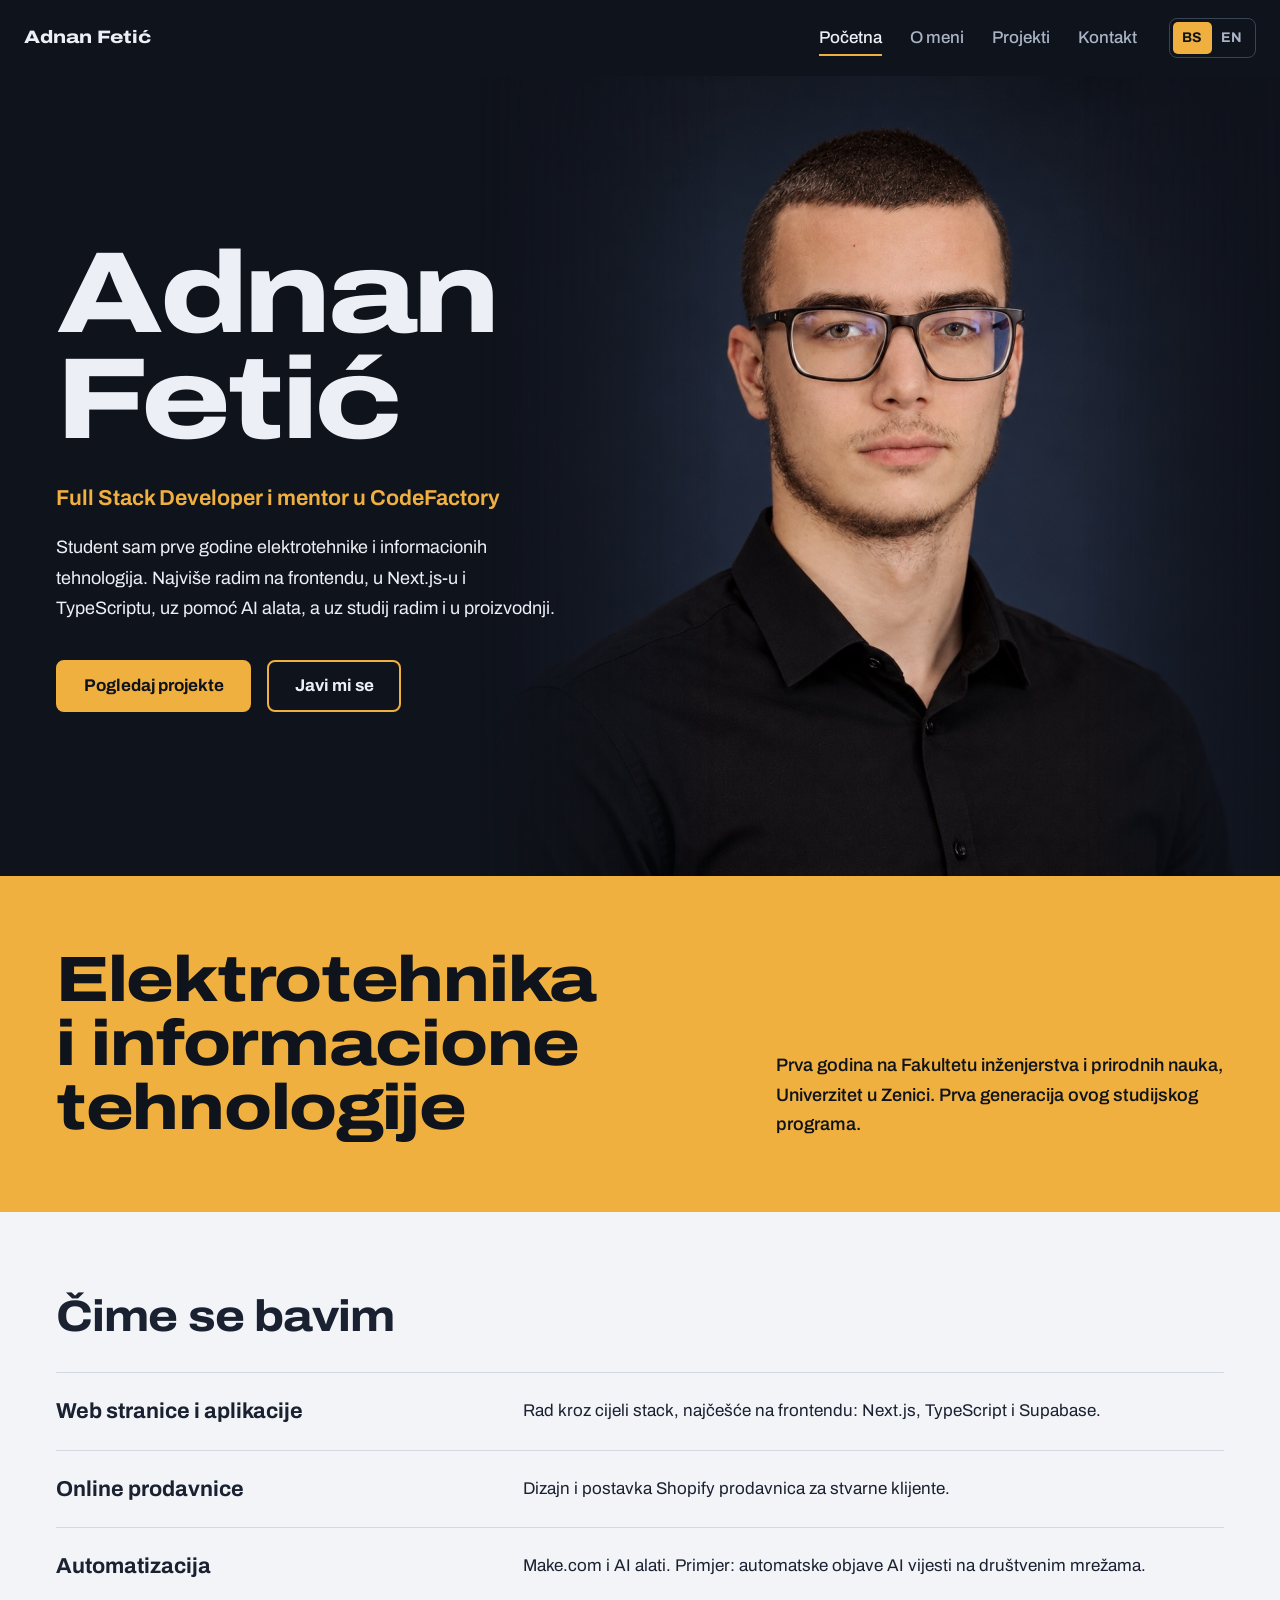
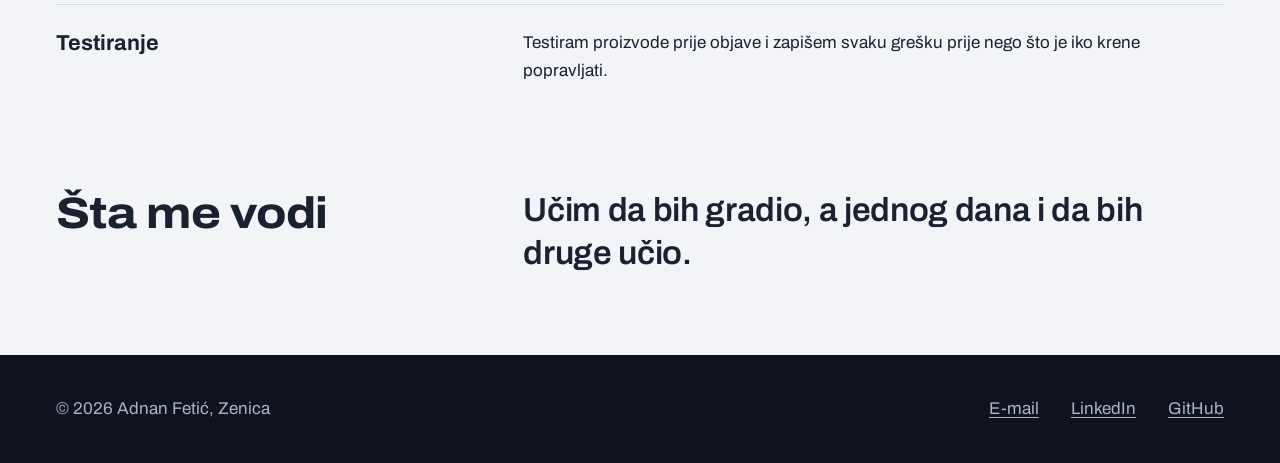
<file: index.html>
<!DOCTYPE html>
<html lang="bs">
<head>
  <!-- Podaci o stranici (ne vide se u sadržaju) -->
  <meta charset="UTF-8">
  <meta name="viewport" content="width=device-width, initial-scale=1.0">
  <meta name="author" content="Adnan Fetić">
  <meta name="description" content="Lični web portfolio: Adnan Fetić, student elektrotehnike i informacionih tehnologija iz Zenice.">
  <meta name="keywords" content="Adnan Fetić, portfolio, CV, web, Zenica, CodeFactory">
  <title data-en="Adnan Fetić | Portfolio">Adnan Fetić | Portfolio</title>

  <!-- Povezivanje sa drugim datotekama -->
  <link rel="icon" href="images/favicon.svg">
  <link rel="stylesheet" href="css/style.css">
  <script src="js/jezik.js" defer></script>
</head>
<body>

  <!-- ZAGLAVLJE: isto na svim stranicama -->
  <header class="zaglavlje">
    <a class="logo" href="index.html">Adnan Fetić</a>

    <nav class="meni" aria-label="Glavni meni">
      <ul>
        <li><a href="index.html" aria-current="page" data-en="Home">Početna</a></li>
        <li><a href="about.html" data-en="About">O meni</a></li>
        <li><a href="projects.html" data-en="Projects">Projekti</a></li>
        <li><a href="contact.html" data-en="Contact">Kontakt</a></li>
      </ul>
    </nav>

    <button class="jezik" id="jezik" type="button" aria-label="Promijeni jezik / Change language">
      <span class="jezik-bs">BS</span>
      <span class="jezik-en">EN</span>
    </button>
  </header>

  <main>

    <!-- UVOD: ime, kratka biografija i fotografija -->
    <section class="uvod">
      <div class="uvod-tekst">
        <h1>Adnan<br>Fetić</h1>
        <p class="uloga" data-en="Full Stack Developer and mentor at CodeFactory">Full Stack Developer i mentor u CodeFactory</p>
        <p class="bio" data-en="First year student of electrical engineering and information technologies. I work mostly on the frontend, in Next.js and TypeScript, with the help of AI tools, and next to my studies I also work in production.">Student sam prve godine elektrotehnike i informacionih tehnologija. Najviše radim na frontendu, u Next.js-u i TypeScriptu, uz pomoć AI alata, a uz studij radim i u proizvodnji.</p>
        <p class="dugmad">
          <a class="dugme" href="projects.html" data-en="View projects">Pogledaj projekte</a>
          <a class="dugme dugme-prazno" href="contact.html" data-en="Get in touch">Javi mi se</a>
        </p>
      </div>
      <img class="portret" src="images/profile.jpg" alt="Portret Adnana Fetića: naočale, crna košulja, tamna pozadina" width="800" height="800">
    </section>

    <!-- ISTAKNUTO: informacija o studiju -->
    <section class="studij">
      <div class="okvir">
        <h2 data-en="Electrical Engineering and Information Technologies">Elektrotehnika i informacione tehnologije</h2>
        <p data-en="First year student at the Faculty of Engineering and Natural Sciences, University of Zenica. Part of the very first generation of this program.">Prva godina na Fakultetu inženjerstva i prirodnih nauka, Univerzitet u Zenici. Prva generacija ovog studijskog programa.</p>
      </div>
    </section>

    <!-- ČIME SE BAVIM: definicijska lista (dl, dt, dd) -->
    <section class="sekcija okvir">
      <h2 data-en="What I do">Čime se bavim</h2>
      <dl class="usluge">
        <dt data-en="Websites and apps">Web stranice i aplikacije</dt>
        <dd data-en="Work across the stack, most often on the frontend: Next.js, TypeScript and Supabase.">Rad kroz cijeli stack, najčešće na frontendu: Next.js, TypeScript i Supabase.</dd>

        <dt data-en="Online stores">Online prodavnice</dt>
        <dd data-en="Design and setup of Shopify stores for real clients.">Dizajn i postavka Shopify prodavnica za stvarne klijente.</dd>

        <dt data-en="Automation">Automatizacija</dt>
        <dd data-en="Make.com and AI tools. Example: AI news posted to social media automatically.">Make.com i AI alati. Primjer: automatske objave AI vijesti na društvenim mrežama.</dd>

        <dt data-en="Testing">Testiranje</dt>
        <dd data-en="I test products before release and write down every issue before anyone starts fixing it.">Testiram proizvode prije objave i zapišem svaku grešku prije nego što je iko krene popravljati.</dd>
      </dl>
    </section>

    <!-- ŠTA ME VODI: citat -->
    <section class="sekcija okvir citat">
      <h2 data-en="What drives me">Šta me vodi</h2>
      <blockquote>
        <p data-en="I learn so I can build, and one day so I can teach others too.">Učim da bih gradio, a jednog dana i da bih druge učio.</p>
      </blockquote>
    </section>

  </main>

  <!-- PODNOŽJE: isto na svim stranicama -->
  <footer class="podnozje">
    <div class="okvir">
      <p>&copy; 2026 Adnan Fetić, Zenica</p>
      <ul>
        <li><a href="mailto:adnan.ba.fetic@gmail.com">E-mail</a></li>
        <li><a href="https://www.linkedin.com/in/adnanfetic" target="_blank" rel="noopener">LinkedIn</a></li>
        <li><a href="https://github.com/Adnan19f" target="_blank" rel="noopener">GitHub</a></li>
      </ul>
    </div>
  </footer>

</body>
</html>
</file>
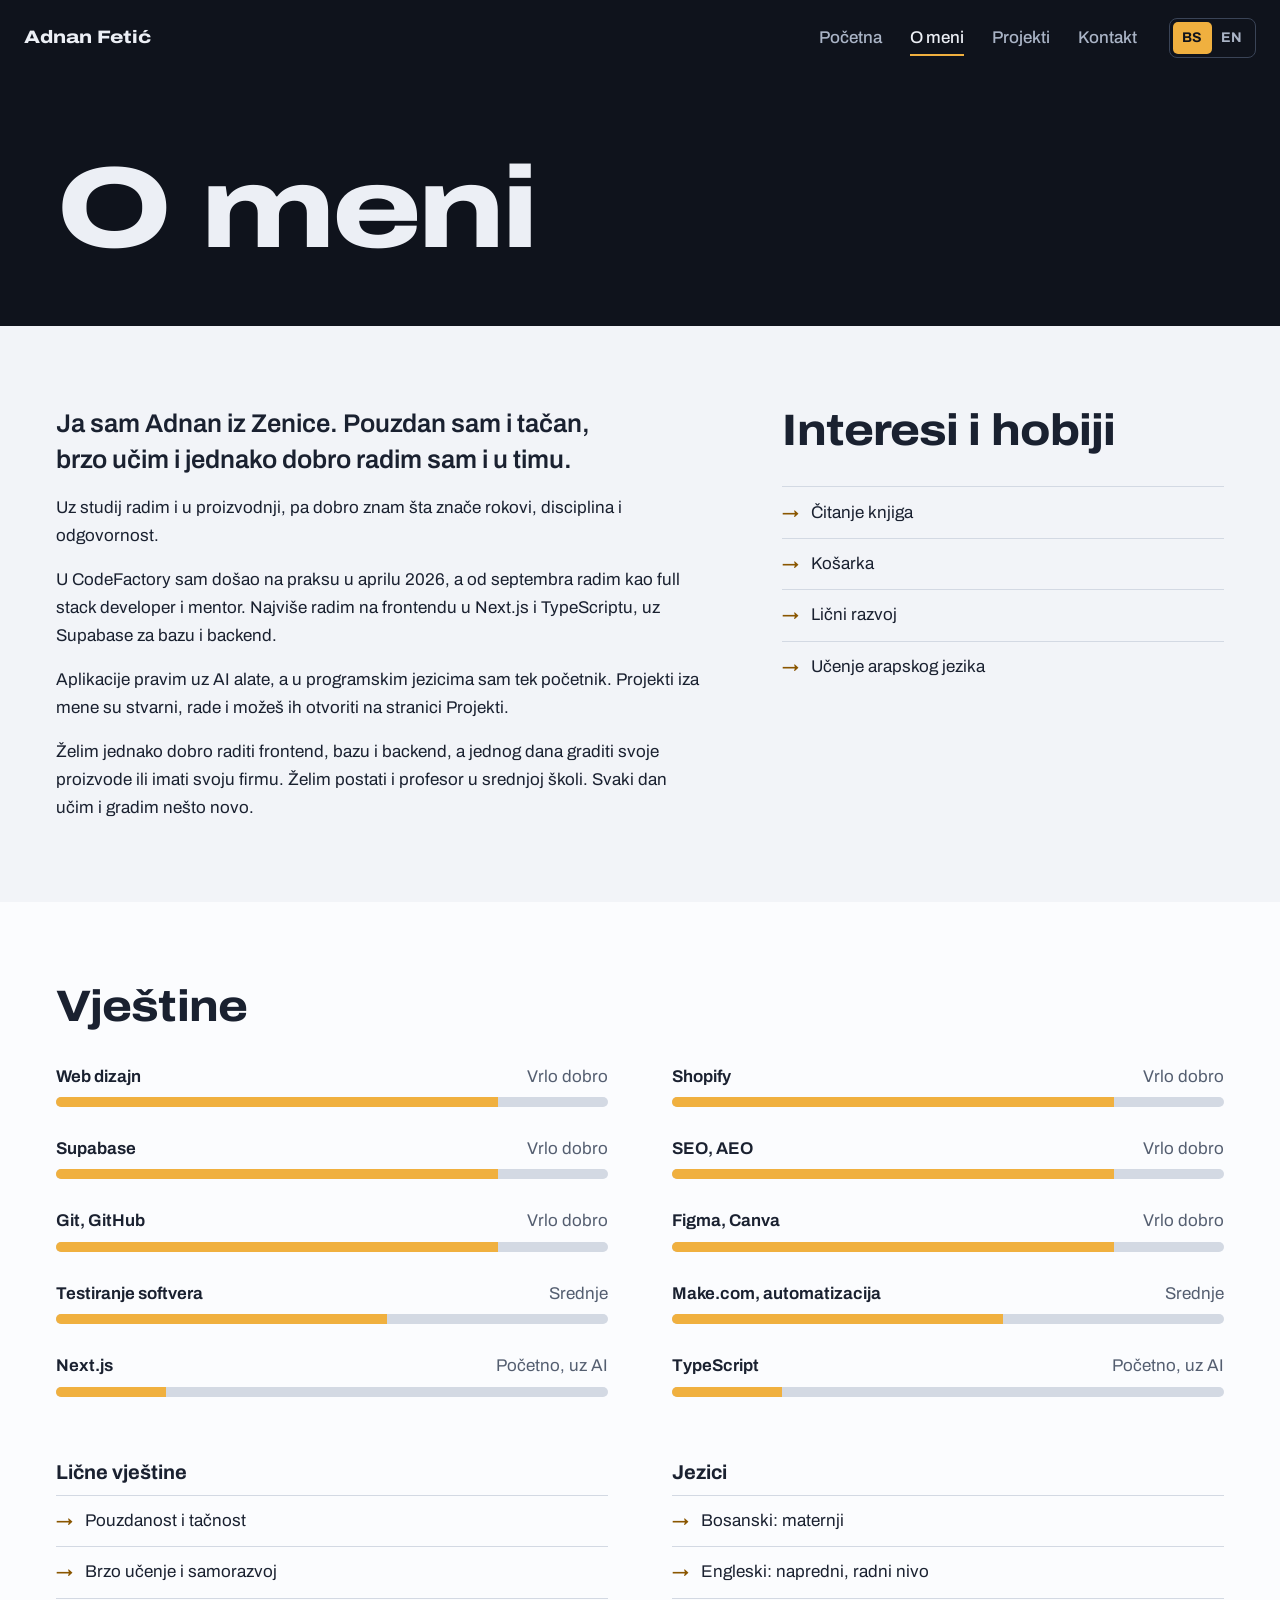
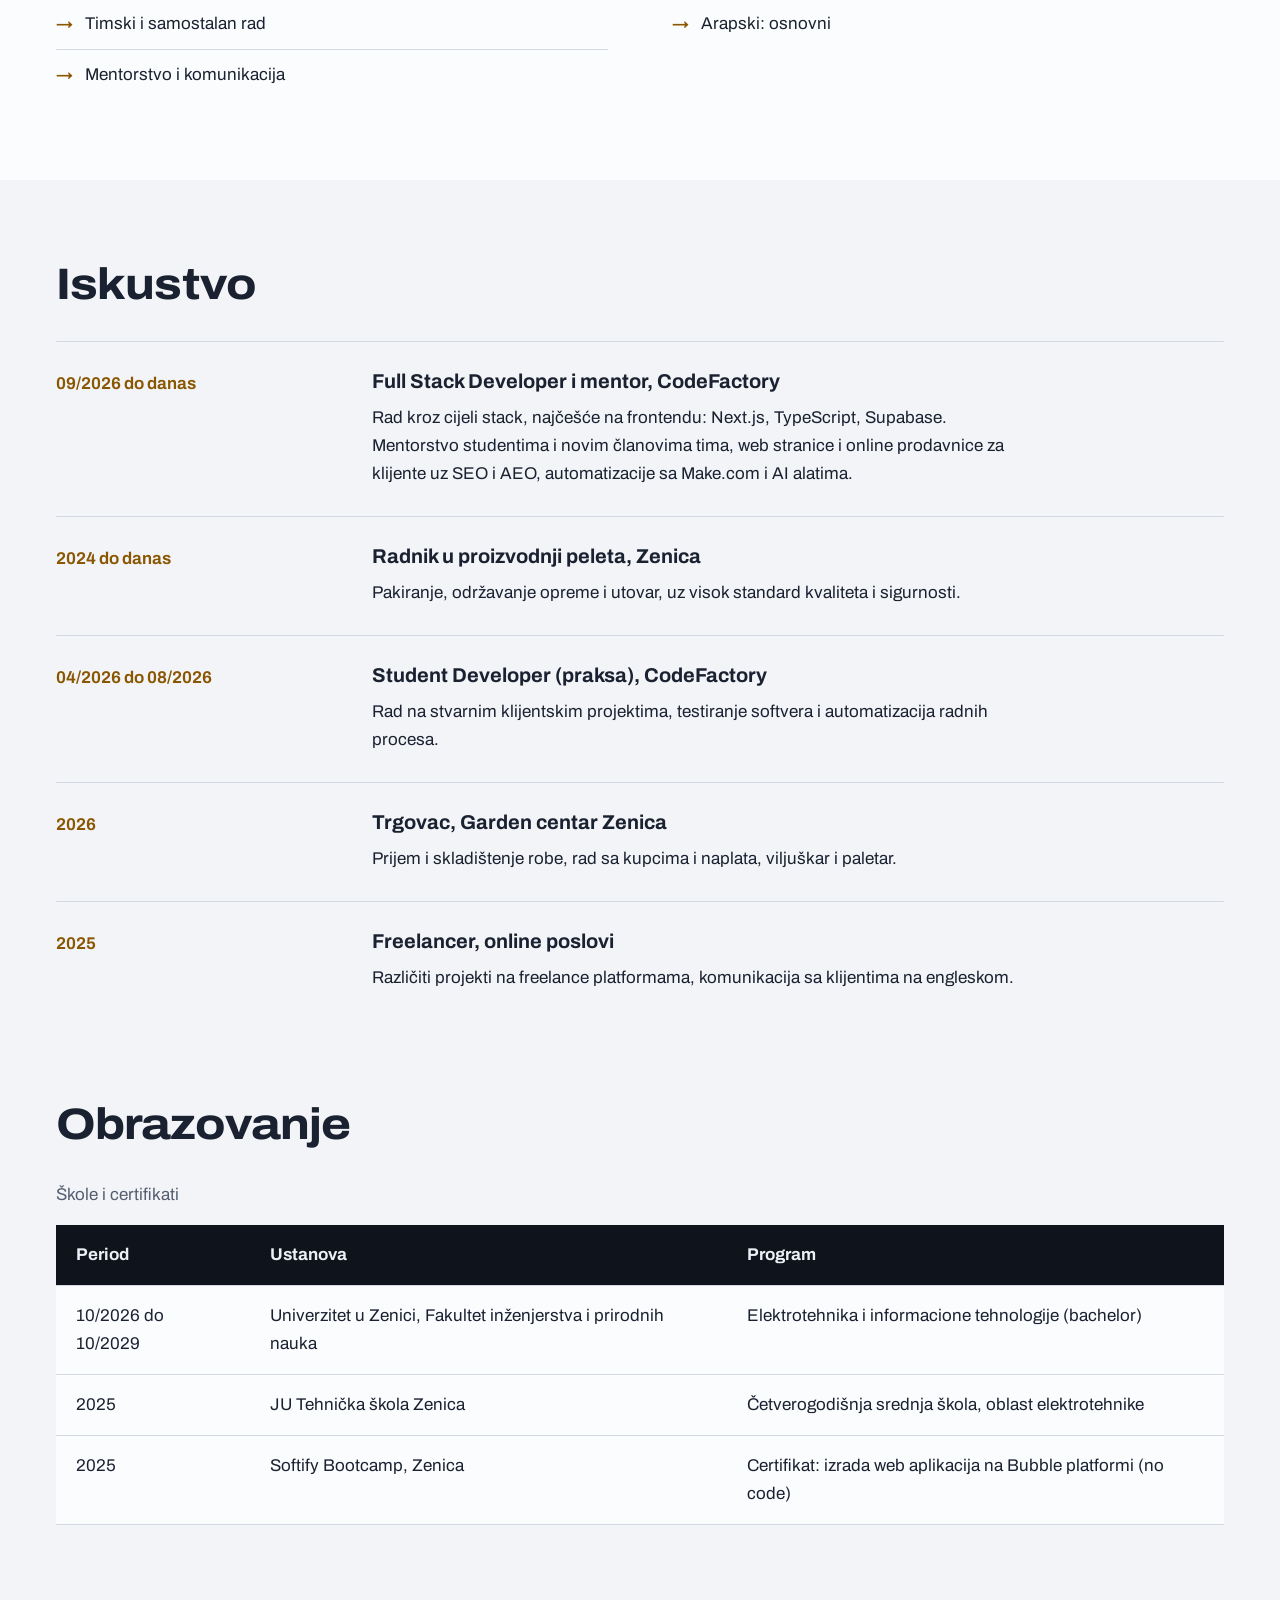
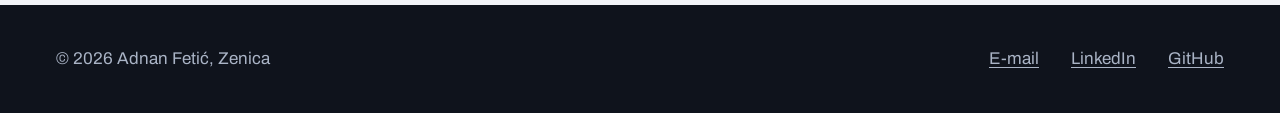
<file: about.html>
<!DOCTYPE html>
<html lang="bs">
<head>
  <meta charset="UTF-8">
  <meta name="viewport" content="width=device-width, initial-scale=1.0">
  <meta name="author" content="Adnan Fetić">
  <meta name="description" content="O meni: vještine, iskustvo, obrazovanje i interesi. Adnan Fetić, Zenica.">
  <title data-en="About | Adnan Fetić">O meni | Adnan Fetić</title>

  <link rel="icon" href="images/favicon.svg">
  <link rel="stylesheet" href="css/style.css">
  <script src="js/jezik.js" defer></script>
</head>
<body>

  <!-- ZAGLAVLJE -->
  <header class="zaglavlje">
    <a class="logo" href="index.html">Adnan Fetić</a>

    <nav class="meni" aria-label="Glavni meni">
      <ul>
        <li><a href="index.html" data-en="Home">Početna</a></li>
        <li><a href="about.html" aria-current="page" data-en="About">O meni</a></li>
        <li><a href="projects.html" data-en="Projects">Projekti</a></li>
        <li><a href="contact.html" data-en="Contact">Kontakt</a></li>
      </ul>
    </nav>

    <button class="jezik" id="jezik" type="button" aria-label="Promijeni jezik / Change language">
      <span class="jezik-bs">BS</span>
      <span class="jezik-en">EN</span>
    </button>
  </header>

  <main>

    <!-- NASLOV STRANICE -->
    <section class="naslov">
      <div class="okvir">
        <h1 data-en="About me">O meni</h1>
      </div>
    </section>

    <!-- TEKST O MENI + INTERESI -->
    <section class="sekcija okvir dvije-kolone">
      <article>
        <p class="istaknuto" data-en="I am Adnan from Zenica. I am reliable and punctual, I learn fast, and I work equally well on my own and in a team.">Ja sam Adnan iz Zenice. Pouzdan sam i tačan, brzo učim i jednako dobro radim sam i u timu.</p>
        <p data-en="Next to my studies I also work in production, so I know well what deadlines, discipline and responsibility mean.">Uz studij radim i u proizvodnji, pa dobro znam šta znače rokovi, disciplina i odgovornost.</p>
        <p data-en="I joined CodeFactory as an intern in April 2026, and since September I have worked as a full stack developer and mentor. I work mostly on the frontend in Next.js and TypeScript, with Supabase for the database and backend.">U CodeFactory sam došao na praksu u aprilu 2026, a od septembra radim kao full stack developer i mentor. Najviše radim na frontendu u Next.js i TypeScriptu, uz Supabase za bazu i backend.</p>
        <p data-en="I build apps with AI tools, and I am only a beginner in programming languages. The projects behind me are real, they work, and you can open them on the Projects page.">Aplikacije pravim uz AI alate, a u programskim jezicima sam tek početnik. Projekti iza mene su stvarni, rade i možeš ih otvoriti na stranici Projekti.</p>
        <p data-en="I want to be equally good at frontend, databases and backend, and one day build my own products or have my own company. I also want to become a high school teacher. I learn and build something new every day.">Želim jednako dobro raditi frontend, bazu i backend, a jednog dana graditi svoje proizvode ili imati svoju firmu. Želim postati i profesor u srednjoj školi. Svaki dan učim i gradim nešto novo.</p>
      </article>

      <aside>
        <h2 data-en="Interests and hobbies">Interesi i hobiji</h2>
        <ul class="lista">
          <li data-en="Reading books">Čitanje knjiga</li>
          <li data-en="Basketball">Košarka</li>
          <li data-en="Personal growth">Lični razvoj</li>
          <li data-en="Learning Arabic">Učenje arapskog jezika</li>
        </ul>
      </aside>
    </section>

    <!-- VJEŠTINE: element progress pokazuje nivo -->
    <section class="vjestine">
      <div class="okvir">
        <h2 data-en="Skills">Vještine</h2>

        <ul class="nivoi">
          <li>
            <label for="v1" data-en="Web design">Web dizajn</label>
            <span data-en="Very good">Vrlo dobro</span>
            <progress id="v1" value="80" max="100"></progress>
          </li>
          <li>
            <label for="v2">Shopify</label>
            <span data-en="Very good">Vrlo dobro</span>
            <progress id="v2" value="80" max="100"></progress>
          </li>
          <li>
            <label for="v3">Supabase</label>
            <span data-en="Very good">Vrlo dobro</span>
            <progress id="v3" value="80" max="100"></progress>
          </li>
          <li>
            <label for="v4">SEO, AEO</label>
            <span data-en="Very good">Vrlo dobro</span>
            <progress id="v4" value="80" max="100"></progress>
          </li>
          <li>
            <label for="v5">Git, GitHub</label>
            <span data-en="Very good">Vrlo dobro</span>
            <progress id="v5" value="80" max="100"></progress>
          </li>
          <li>
            <label for="v6">Figma, Canva</label>
            <span data-en="Very good">Vrlo dobro</span>
            <progress id="v6" value="80" max="100"></progress>
          </li>
          <li>
            <label for="v7" data-en="Software testing">Testiranje softvera</label>
            <span data-en="Intermediate">Srednje</span>
            <progress id="v7" value="60" max="100"></progress>
          </li>
          <li>
            <label for="v8" data-en="Make.com, automation">Make.com, automatizacija</label>
            <span data-en="Intermediate">Srednje</span>
            <progress id="v8" value="60" max="100"></progress>
          </li>
          <li>
            <label for="v9">Next.js</label>
            <span data-en="Beginner, with AI">Početno, uz AI</span>
            <progress id="v9" value="20" max="100"></progress>
          </li>
          <li>
            <label for="v10">TypeScript</label>
            <span data-en="Beginner, with AI">Početno, uz AI</span>
            <progress id="v10" value="20" max="100"></progress>
          </li>
        </ul>

        <div class="dvije-kolone">
          <div>
            <h3 data-en="Personal skills">Lične vještine</h3>
            <ul class="lista">
              <li data-en="Reliability and punctuality">Pouzdanost i tačnost</li>
              <li data-en="Fast learning and self-improvement">Brzo učenje i samorazvoj</li>
              <li data-en="Teamwork and independent work">Timski i samostalan rad</li>
              <li data-en="Mentoring and communication">Mentorstvo i komunikacija</li>
            </ul>
          </div>
          <div>
            <h3 data-en="Languages">Jezici</h3>
            <ul class="lista">
              <li data-en="Bosnian: native">Bosanski: maternji</li>
              <li data-en="English: professional working proficiency">Engleski: napredni, radni nivo</li>
              <li data-en="Arabic: elementary">Arapski: osnovni</li>
            </ul>
          </div>
        </div>
      </div>
    </section>

    <!-- ISKUSTVO: numerisana lista (ol) -->
    <section class="sekcija okvir">
      <h2 data-en="Experience">Iskustvo</h2>
      <ol class="iskustvo">
        <li>
          <p class="period" data-en="09/2026 to present">09/2026 do danas</p>
          <div>
            <h3 data-en="Full Stack Developer and mentor, CodeFactory">Full Stack Developer i mentor, CodeFactory</h3>
            <p data-en="Work across the stack, most often on the frontend: Next.js, TypeScript, Supabase. Mentoring students and new team members, websites and online stores for clients with SEO and AEO, automations with Make.com and AI tools.">Rad kroz cijeli stack, najčešće na frontendu: Next.js, TypeScript, Supabase. Mentorstvo studentima i novim članovima tima, web stranice i online prodavnice za klijente uz SEO i AEO, automatizacije sa Make.com i AI alatima.</p>
          </div>
        </li>
        <li>
          <p class="period" data-en="2024 to present">2024 do danas</p>
          <div>
            <h3 data-en="Pellet production worker, Zenica">Radnik u proizvodnji peleta, Zenica</h3>
            <p data-en="Packing, equipment maintenance and loading, with a high standard of quality and safety.">Pakiranje, održavanje opreme i utovar, uz visok standard kvaliteta i sigurnosti.</p>
          </div>
        </li>
        <li>
          <p class="period" data-en="04/2026 to 08/2026">04/2026 do 08/2026</p>
          <div>
            <h3 data-en="Student Developer (internship), CodeFactory">Student Developer (praksa), CodeFactory</h3>
            <p data-en="Work on real client projects, software testing and automation of work processes.">Rad na stvarnim klijentskim projektima, testiranje softvera i automatizacija radnih procesa.</p>
          </div>
        </li>
        <li>
          <p class="period">2026</p>
          <div>
            <h3 data-en="Sales assistant, Garden centar Zenica">Trgovac, Garden centar Zenica</h3>
            <p data-en="Receiving and storing goods, working with customers and checkout, forklift and pallet truck.">Prijem i skladištenje robe, rad sa kupcima i naplata, viljuškar i paletar.</p>
          </div>
        </li>
        <li>
          <p class="period">2025</p>
          <div>
            <h3 data-en="Freelancer, online work">Freelancer, online poslovi</h3>
            <p data-en="Various projects on freelance platforms, communication with clients in English.">Različiti projekti na freelance platformama, komunikacija sa klijentima na engleskom.</p>
          </div>
        </li>
      </ol>
    </section>

    <!-- OBRAZOVANJE: tabela -->
    <section class="sekcija okvir">
      <h2 data-en="Education">Obrazovanje</h2>
      <div class="tabela-okvir">
        <table>
          <caption data-en="Schools and certificates">Škole i certifikati</caption>
          <thead>
            <tr>
              <th data-en="Period">Period</th>
              <th data-en="Institution">Ustanova</th>
              <th data-en="Program">Program</th>
            </tr>
          </thead>
          <tbody>
            <tr>
              <td data-en="10/2026 to 10/2029">10/2026 do 10/2029</td>
              <td data-en="University of Zenica, Faculty of Engineering and Natural Sciences">Univerzitet u Zenici, Fakultet inženjerstva i prirodnih nauka</td>
              <td data-en="Electrical Engineering and Information Technologies (bachelor)">Elektrotehnika i informacione tehnologije (bachelor)</td>
            </tr>
            <tr>
              <td>2025</td>
              <td data-en="Technical School Zenica">JU Tehnička škola Zenica</td>
              <td data-en="Four-year secondary school, electrical engineering">Četverogodišnja srednja škola, oblast elektrotehnike</td>
            </tr>
            <tr>
              <td>2025</td>
              <td>Softify Bootcamp, Zenica</td>
              <td data-en="Certificate: web apps on the Bubble platform (no code)">Certifikat: izrada web aplikacija na Bubble platformi (no code)</td>
            </tr>
          </tbody>
        </table>
      </div>
    </section>

  </main>

  <!-- PODNOŽJE -->
  <footer class="podnozje">
    <div class="okvir">
      <p>&copy; 2026 Adnan Fetić, Zenica</p>
      <ul>
        <li><a href="mailto:adnan.ba.fetic@gmail.com">E-mail</a></li>
        <li><a href="https://www.linkedin.com/in/adnanfetic" target="_blank" rel="noopener">LinkedIn</a></li>
        <li><a href="https://github.com/Adnan19f" target="_blank" rel="noopener">GitHub</a></li>
      </ul>
    </div>
  </footer>

</body>
</html>
</file>
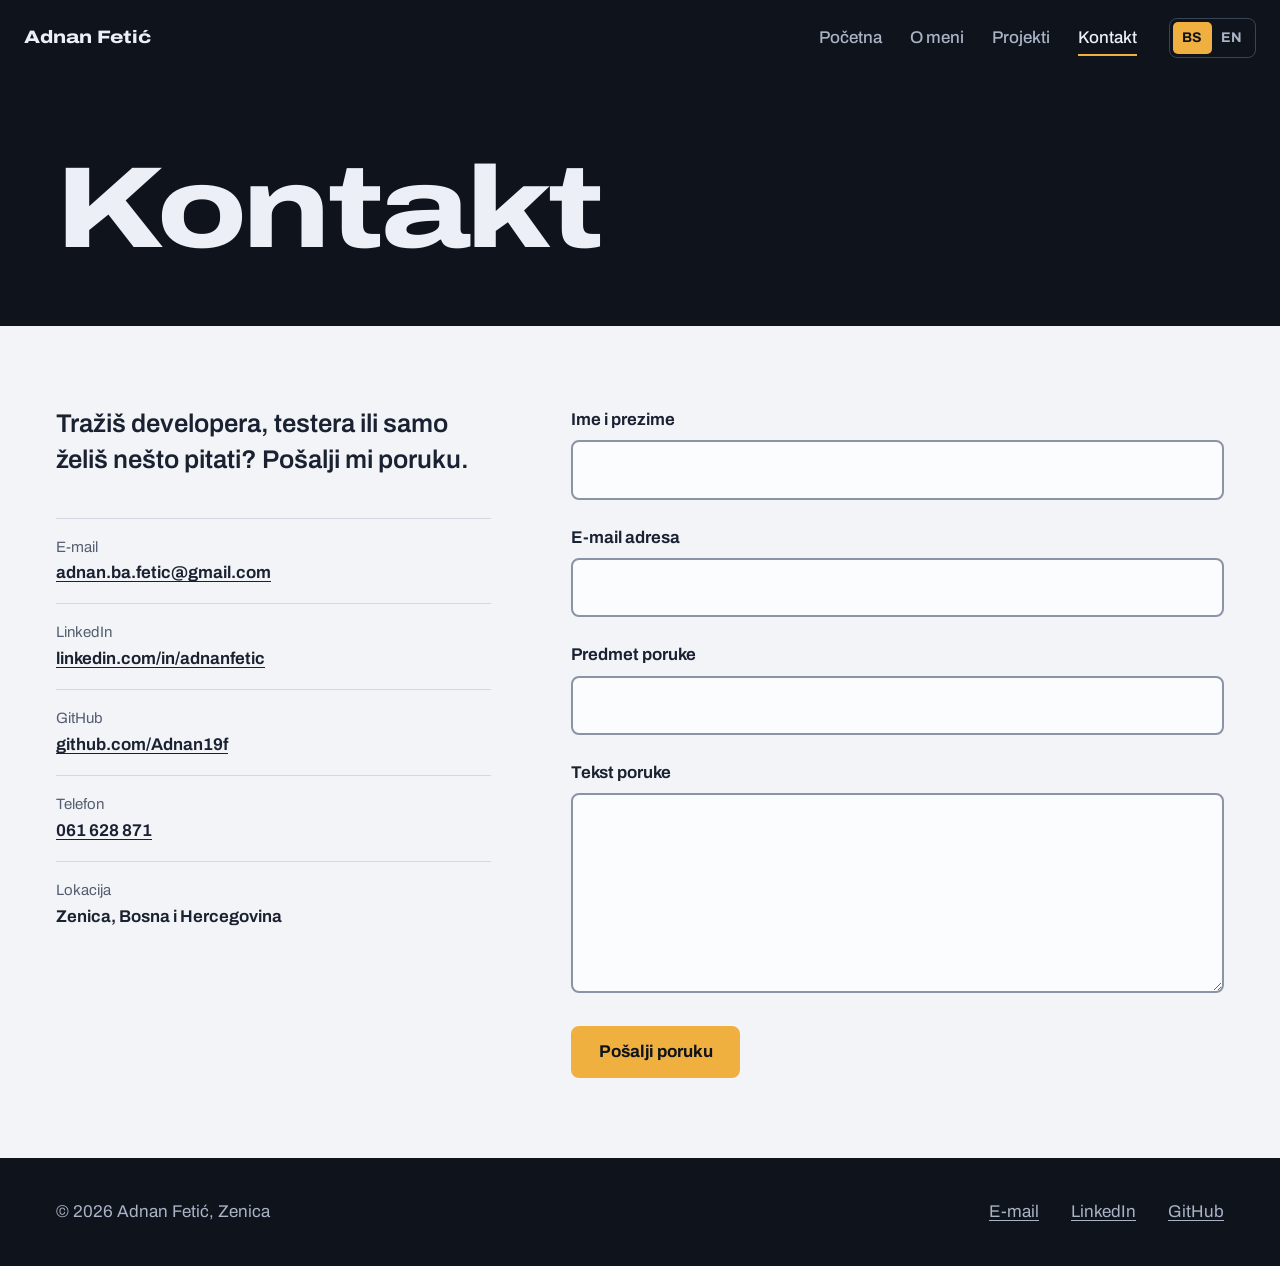
<file: contact.html>
<!DOCTYPE html>
<html lang="bs">
<head>
  <meta charset="UTF-8">
  <meta name="viewport" content="width=device-width, initial-scale=1.0">
  <meta name="author" content="Adnan Fetić">
  <meta name="description" content="Kontakt: e-mail, LinkedIn, GitHub i kontakt forma. Adnan Fetić, Zenica.">
  <title data-en="Contact | Adnan Fetić">Kontakt | Adnan Fetić</title>

  <link rel="icon" href="images/favicon.svg">
  <link rel="stylesheet" href="css/style.css">
  <script src="js/jezik.js" defer></script>
  <script src="js/kontakt.js" defer></script>
</head>
<body>

  <!-- ZAGLAVLJE -->
  <header class="zaglavlje">
    <a class="logo" href="index.html">Adnan Fetić</a>

    <nav class="meni" aria-label="Glavni meni">
      <ul>
        <li><a href="index.html" data-en="Home">Početna</a></li>
        <li><a href="about.html" data-en="About">O meni</a></li>
        <li><a href="projects.html" data-en="Projects">Projekti</a></li>
        <li><a href="contact.html" aria-current="page" data-en="Contact">Kontakt</a></li>
      </ul>
    </nav>

    <button class="jezik" id="jezik" type="button" aria-label="Promijeni jezik / Change language">
      <span class="jezik-bs">BS</span>
      <span class="jezik-en">EN</span>
    </button>
  </header>

  <main>

    <!-- NASLOV STRANICE -->
    <section class="naslov">
      <div class="okvir">
        <h1 data-en="Contact">Kontakt</h1>
      </div>
    </section>

    <section class="sekcija okvir kontakt">

      <!-- KONTAKT PODACI -->
      <div>
        <p class="istaknuto" data-en="Looking for a developer, a tester, or just want to ask something? Send me a message.">Tražiš developera, testera ili samo želiš nešto pitati? Pošalji mi poruku.</p>
        <dl class="podaci">
          <dt>E-mail</dt>
          <dd><a href="mailto:adnan.ba.fetic@gmail.com">adnan.ba.fetic@gmail.com</a></dd>
          <dt>LinkedIn</dt>
          <dd><a href="https://www.linkedin.com/in/adnanfetic" target="_blank" rel="noopener">linkedin.com/in/adnanfetic</a></dd>
          <dt>GitHub</dt>
          <dd><a href="https://github.com/Adnan19f" target="_blank" rel="noopener">github.com/Adnan19f</a></dd>
          <dt data-en="Phone">Telefon</dt>
          <dd><a href="tel:+38761628871">061&nbsp;628&nbsp;871</a></dd>
          <dt data-en="Location">Lokacija</dt>
          <dd data-en="Zenica, Bosnia and Herzegovina">Zenica, Bosna i Hercegovina</dd>
        </dl>
      </div>

      <!-- KONTAKT FORMA -->
      <form class="forma" id="forma">
        <div class="polje">
          <label for="ime" data-en="Full name">Ime i prezime</label>
          <input type="text" id="ime" name="ime" autocomplete="name" required aria-describedby="greska-ime">
          <p class="greska" id="greska-ime" hidden data-en="Enter your full name.">Upiši ime i prezime.</p>
        </div>

        <div class="polje">
          <label for="email" data-en="E-mail address">E-mail adresa</label>
          <input type="email" id="email" name="email" autocomplete="email" required pattern="[^@\s]+@[^@\s]+\.[^@\s]+" aria-describedby="greska-email">
          <p class="greska" id="greska-email" hidden data-en="Enter a valid e-mail address, for example name@example.com.">Upiši ispravnu e-mail adresu, na primjer ime@primjer.com.</p>
        </div>

        <div class="polje">
          <label for="predmet" data-en="Subject">Predmet poruke</label>
          <input type="text" id="predmet" name="predmet" required aria-describedby="greska-predmet">
          <p class="greska" id="greska-predmet" hidden data-en="Enter a subject.">Upiši predmet poruke.</p>
        </div>

        <div class="polje">
          <label for="poruka" data-en="Message">Tekst poruke</label>
          <textarea id="poruka" name="poruka" rows="6" required aria-describedby="greska-poruka"></textarea>
          <p class="greska" id="greska-poruka" hidden data-en="Write your message.">Napiši poruku.</p>
        </div>

        <button class="dugme" type="submit" data-en="Send message">Pošalji poruku</button>

        <!-- Ova poruka se prikaže tek kad su sva polja ispravna -->
        <div class="uspjeh" id="uspjeh" role="status" hidden>
          <p data-en="Everything is filled in correctly. This form has no server, so one more click sends the message from your e-mail app.">Sve je ispravno popunjeno. Forma nema server, pa poruku šalješ još jednim klikom iz svog e-mail programa.</p>
          <a class="dugme" id="posalji-mail" href="mailto:adnan.ba.fetic@gmail.com" data-en="Open e-mail app">Otvori e-mail program</a>
        </div>
      </form>

    </section>

  </main>

  <!-- PODNOŽJE -->
  <footer class="podnozje">
    <div class="okvir">
      <p>&copy; 2026 Adnan Fetić, Zenica</p>
      <ul>
        <li><a href="mailto:adnan.ba.fetic@gmail.com">E-mail</a></li>
        <li><a href="https://www.linkedin.com/in/adnanfetic" target="_blank" rel="noopener">LinkedIn</a></li>
        <li><a href="https://github.com/Adnan19f" target="_blank" rel="noopener">GitHub</a></li>
      </ul>
    </div>
  </footer>

</body>
</html>
</file>
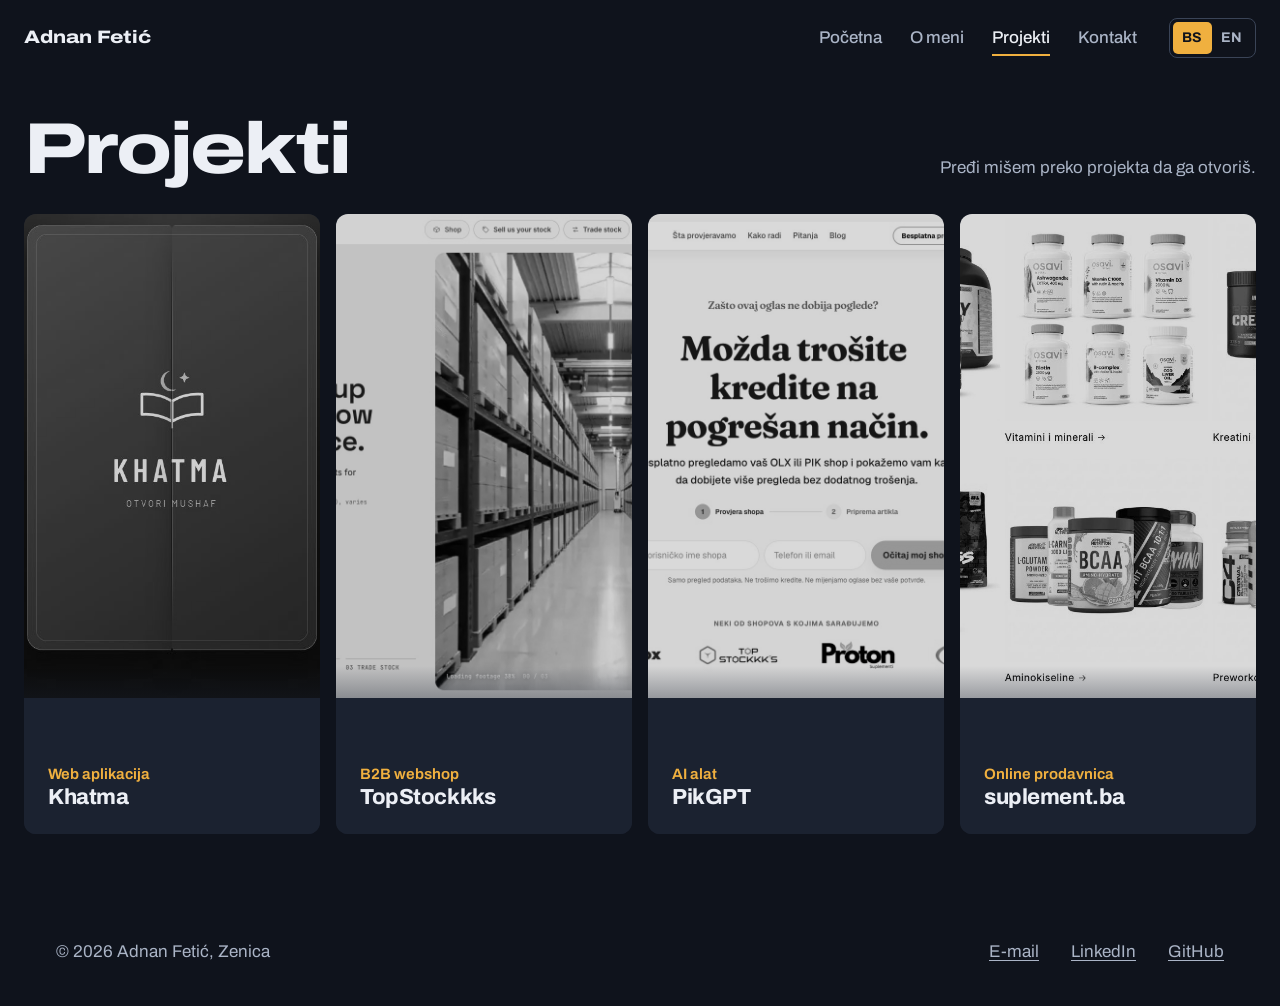
<file: projects.html>
<!DOCTYPE html>
<html lang="bs">
<head>
  <meta charset="UTF-8">
  <meta name="viewport" content="width=device-width, initial-scale=1.0">
  <meta name="author" content="Adnan Fetić">
  <meta name="description" content="Projekti: Khatma, TopStockkks B2B, PikGPT i suplement.ba. Adnan Fetić, Zenica.">
  <title data-en="Projects | Adnan Fetić">Projekti | Adnan Fetić</title>

  <link rel="icon" href="images/favicon.svg">
  <link rel="stylesheet" href="css/style.css">
  <script src="js/jezik.js" defer></script>
</head>
<body class="tamna">

  <!-- ZAGLAVLJE -->
  <header class="zaglavlje">
    <a class="logo" href="index.html">Adnan Fetić</a>

    <nav class="meni" aria-label="Glavni meni">
      <ul>
        <li><a href="index.html" data-en="Home">Početna</a></li>
        <li><a href="about.html" data-en="About">O meni</a></li>
        <li><a href="projects.html" aria-current="page" data-en="Projects">Projekti</a></li>
        <li><a href="contact.html" data-en="Contact">Kontakt</a></li>
      </ul>
    </nav>

    <button class="jezik" id="jezik" type="button" aria-label="Promijeni jezik / Change language">
      <span class="jezik-bs">BS</span>
      <span class="jezik-en">EN</span>
    </button>
  </header>

  <main>

    <!-- NASLOV STRANICE -->
    <section class="naslov naslov-nizak">
      <div class="okvir">
        <h1 data-en="Projects">Projekti</h1>
        <p data-en="Hover over a project to open it.">Pređi mišem preko projekta da ga otvoriš.</p>
      </div>
    </section>

    <!-- GALERIJA: četiri projekta u jednom redu (flexbox) -->
    <section class="galerija">

      <article class="projekat" tabindex="0">
        <img src="images/khatma.jpg" alt="Početni ekran aplikacije Khatma: smeđe korice mushafa sa natpisom Otvori mushaf">
        <div class="projekat-tekst">
          <p class="vrsta" data-en="Web app">Web aplikacija</p>
          <h2>Khatma</h2>
          <div class="detalji">
            <div>
              <p class="period" data-en="09/2026 to present">09/2026 do danas</p>
              <p data-en="A free web app for learning the Quran alone or in a group. I built everything myself with AI tools, from the database to the design. Load test: 100 users at once with zero errors.">Besplatna web aplikacija za lično i grupno učenje Kur'ana. Sve sam napravio sam uz AI alate, od baze do dizajna. Test opterećenja: 100 korisnika odjednom, bez ijedne greške.</p>
              <ul class="oznake">
                <li>Next.js</li>
                <li>TypeScript</li>
                <li>Supabase</li>
              </ul>
              <a class="dugme" href="https://khatma-beta.vercel.app/" target="_blank" rel="noopener" data-en="Open Khatma">Otvori Khatmu</a>
            </div>
          </div>
        </div>
      </article>

      <article class="projekat" tabindex="0">
        <img src="images/topstockkks.jpg" alt="Početna stranica TopStockkks webshopa: skladište puno paleta">
        <div class="projekat-tekst">
          <p class="vrsta" data-en="B2B webshop">B2B webshop</p>
          <h2>TopStockkks</h2>
          <div class="detalji">
            <div>
              <p class="period" data-en="07/2026 to present">07/2026 do danas</p>
              <p data-en="A wholesale webshop, starting with the Croatian market. I joined as a frontend developer, tested the whole quote flow, and showed across more than 270 page loads that a React error no longer happens.">Webshop za veleprodaju, prvo za hrvatsko tržište. U tim sam ušao kao frontend developer, testirao cijeli tok ponude i kroz više od 270 učitavanja dokazao da se jedna React greška više ne javlja.</p>
              <ul class="oznake">
                <li>Next.js 15</li>
                <li>Medusa 2</li>
                <li>Playwright</li>
              </ul>
              <a class="dugme" href="https://topstockkks-shop.vercel.app/" target="_blank" rel="noopener" data-en="Open TopStockkks">Otvori TopStockkks</a>
            </div>
          </div>
        </div>
      </article>

      <article class="projekat" tabindex="0">
        <img src="images/pikgpt.jpg" alt="Početna stranica alata PikGPT sa poljem za unos imena shopa">
        <div class="projekat-tekst">
          <p class="vrsta" data-en="AI tool">AI alat</p>
          <h2>PikGPT</h2>
          <div class="detalji">
            <div>
              <p class="period" data-en="07/2026 to 08/2026">07/2026 do 08/2026</p>
              <p data-en="A free tool for sellers on PIK and OLX: enter the shop name and get a report in under half a minute. I tested the app, adjusted the design, set up the domain and email, and ran the social media pages.">Besplatan alat za prodavače na PIK-u i OLX-u: upišeš ime shopa i za manje od pola minute dobiješ izvještaj. Testirao sam aplikaciju, dotjerao dizajn, postavio domenu i e-mail i vodio društvene mreže.</p>
              <ul class="oznake">
                <li>AI</li>
                <li data-en="Testing">Testiranje</li>
                <li data-en="Marketing">Marketing</li>
              </ul>
              <a class="dugme" href="https://pikgpt.ba/" target="_blank" rel="noopener" data-en="Open PikGPT">Otvori PikGPT</a>
            </div>
          </div>
        </div>
      </article>

      <article class="projekat" tabindex="0">
        <img src="images/suplement.jpg" alt="Kategorije proizvoda u prodavnici suplement.ba">
        <div class="projekat-tekst">
          <p class="vrsta" data-en="Online store">Online prodavnica</p>
          <h2>suplement.ba</h2>
          <div class="detalji">
            <div>
              <p class="period" data-en="06/2026 to 07/2026">06/2026 do 07/2026</p>
              <p data-en="An online store on Shopify for a sports supplement shop from Sarajevo, with delivery across Bosnia and Herzegovina. I did the design and setup of the store, together with my colleague Mahir.">Shopify prodavnica za shop sportskih suplemenata iz Sarajeva, sa dostavom po cijeloj BiH. Uradio sam dizajn i postavku prodavnice, u saradnji sa kolegom Mahirom.</p>
              <ul class="oznake">
                <li>Shopify</li>
                <li data-en="Web design">Web dizajn</li>
                <li>eCommerce</li>
              </ul>
              <a class="dugme" href="https://suplement.ba/" target="_blank" rel="noopener" data-en="Open suplement.ba">Otvori suplement.ba</a>
            </div>
          </div>
        </div>
      </article>

    </section>

  </main>

  <!-- PODNOŽJE -->
  <footer class="podnozje">
    <div class="okvir">
      <p>&copy; 2026 Adnan Fetić, Zenica</p>
      <ul>
        <li><a href="mailto:adnan.ba.fetic@gmail.com">E-mail</a></li>
        <li><a href="https://www.linkedin.com/in/adnanfetic" target="_blank" rel="noopener">LinkedIn</a></li>
        <li><a href="https://github.com/Adnan19f" target="_blank" rel="noopener">GitHub</a></li>
      </ul>
    </div>
  </footer>

</body>
</html>
</file>
<file: css/style.css>
/* ==========================================================
   MINI CV: Adnan Fetić
   Jedna CSS datoteka za sve stranice.

   SADRŽAJ
    1. Font i paleta boja
    2. Osnovna pravila
    3. Naslovi, paragrafi, linkovi
    4. Raspored (okvir, sekcija, dvije kolone)
    5. Zaglavlje i meni
    6. Dugmad
    7. Početna stranica
    8. Naslov stranice
    9. Liste
   10. Vještine (progress)
   11. Iskustvo i tabela
   12. Galerija projekata
   13. Kontakt i forma
   14. Podnožje
   15. Animacija
   16. Mobilni prikaz
   ========================================================== */


/* 1. FONT I PALETA BOJA
   ---------------------------------------------------------- */
@font-face {
  font-family: "Archivo";
  src: url("../fonts/archivo.woff2") format("woff2");
  font-weight: 100 900;
  font-stretch: 62% 125%;
  font-display: swap;
}

:root {
  --noc: #0f131c;
  --noc-svjetlija: #1b2230;
  --zlatna: #f0b03f;
  --zlatna-tamna: #8a5600;
  --papir: #f2f4f8;
  --bijela: #fbfcfe;
  --tekst: #1a2130;
  --tekst-blijedi: #545e70;
  --tekst-na-tamnom: #eceff5;
  --blijedo-na-tamnom: #aab4c6;
  --linija: #d3d9e3;
  --crvena: #b3261e;
}


/* 2. OSNOVNA PRAVILA
   ---------------------------------------------------------- */
* {
  box-sizing: border-box;
  margin: 0;
  padding: 0;
}

/* Da zaglavlje ne prekrije polje na koje stranica skoči */
html {
  scroll-padding-top: 7rem;
}

body {
  min-height: 100vh;
  display: flex;
  flex-direction: column;
  background-color: var(--papir);
  color: var(--tekst);
  font-family: "Archivo", Arial, sans-serif;
  font-size: 1.0625rem;
  line-height: 1.65;
}

body.tamna {
  background-color: var(--noc);
  color: var(--tekst-na-tamnom);
}

main {
  flex: 1;
}

img {
  display: block;
  max-width: 100%;
}

:focus-visible {
  outline: 3px solid var(--zlatna);
  outline-offset: 3px;
}

[hidden] {
  display: none !important;
}


/* 3. NASLOVI, PARAGRAFI, LINKOVI
   ---------------------------------------------------------- */
h1, h2, h3 {
  line-height: 1.1;
  text-wrap: balance;
}

h1 {
  font-size: clamp(3rem, 9vw, 7.5rem);
  font-weight: 800;
  font-stretch: 125%;
  line-height: 0.92;
  letter-spacing: -0.03em;
}

h2 {
  font-size: clamp(1.75rem, 3.5vw, 2.75rem);
  font-weight: 750;
  font-stretch: 112%;
  letter-spacing: -0.02em;
  margin-bottom: 2rem;
}

h3 {
  font-size: 1.25rem;
  font-weight: 700;
  margin-bottom: 0.75rem;
}

p {
  max-width: 65ch;
}

p + p {
  margin-top: 1rem;
}

a {
  color: inherit;
  text-underline-offset: 0.2em;
}

.istaknuto {
  font-size: clamp(1.25rem, 2.2vw, 1.6rem);
  font-weight: 600;
  line-height: 1.4;
  text-wrap: balance;
}


/* 4. RASPORED
   ---------------------------------------------------------- */
.okvir {
  width: 100%;
  max-width: 76rem;
  margin: 0 auto;
  padding-left: 1.5rem;
  padding-right: 1.5rem;
}

.sekcija {
  padding-top: 5rem;
  padding-bottom: 5rem;
}

/* Kad su dvije sekcije jedna do druge, dovoljan je jedan razmak */
.sekcija + .sekcija {
  padding-top: 0;
}

.dvije-kolone {
  display: grid;
  grid-template-columns: 3fr 2fr;
  gap: 4rem;
}


/* 5. ZAGLAVLJE I MENI
   ---------------------------------------------------------- */
.zaglavlje {
  position: sticky;
  top: 0;
  z-index: 10;
  display: flex;
  align-items: center;
  gap: 2rem;
  padding: 1rem 1.5rem;
  background-color: var(--noc);
  color: var(--tekst-na-tamnom);
}

.logo {
  margin-right: auto;
  font-size: 1.125rem;
  font-weight: 800;
  font-stretch: 120%;
  text-decoration: none;
}

.meni ul {
  display: flex;
  gap: 1.75rem;
  list-style: none;
}

.meni a {
  position: relative;
  display: block;
  padding: 0.5rem 0;
  color: var(--blijedo-na-tamnom);
  font-weight: 500;
  text-decoration: none;
  transition: color 0.25s;
}

/* Zlatna linija ispod linka, raste kad se pređe mišem */
.meni a::after {
  content: "";
  position: absolute;
  left: 0;
  bottom: 0.25rem;
  width: 100%;
  height: 2px;
  background-color: var(--zlatna);
  transform: scaleX(0);
  transform-origin: left;
  transition: transform 0.25s;
}

.meni a:hover,
.meni a[aria-current="page"] {
  color: var(--tekst-na-tamnom);
}

.meni a:hover::after,
.meni a[aria-current="page"]::after {
  transform: scaleX(1);
}

.jezik {
  display: flex;
  padding: 3px;
  border: 1px solid #3a4457;
  border-radius: 8px;
  background: none;
  color: var(--blijedo-na-tamnom);
  font: inherit;
  font-size: 0.875rem;
  font-weight: 700;
  cursor: pointer;
}

.jezik span {
  padding: 0.3rem 0.6rem;
  border-radius: 5px;
  transition: background-color 0.25s, color 0.25s;
}

/* Označen je onaj jezik koji piše u <html lang="..."> */
html[lang="bs"] .jezik-bs,
html[lang="en"] .jezik-en {
  background-color: var(--zlatna);
  color: var(--noc);
}


/* 6. DUGMAD
   ---------------------------------------------------------- */
.dugme {
  display: inline-block;
  padding: 0.85rem 1.6rem;
  border: 2px solid var(--zlatna);
  border-radius: 8px;
  background-color: var(--zlatna);
  color: var(--noc);
  font: inherit;
  font-weight: 700;
  line-height: 1.2;
  text-decoration: none;
  cursor: pointer;
  transition: background-color 0.25s, color 0.25s, transform 0.25s;
}

.dugme:hover {
  background-color: #ffc862;
  border-color: #ffc862;
  transform: translateY(-3px);
}

.dugme-prazno {
  background-color: transparent;
  color: var(--tekst-na-tamnom);
}

.dugme-prazno:hover {
  color: var(--noc);
}

.dugmad {
  display: flex;
  flex-wrap: wrap;
  gap: 1rem;
  padding-top: 1.25rem;
}


/* 7. POČETNA STRANICA
   ---------------------------------------------------------- */
.uvod {
  position: relative;
  display: flex;
  align-items: center;
  min-height: min(50rem, calc(100vh - 4.5rem));
  padding: 3rem max(1.5rem, calc((100vw - 73rem) / 2));
  overflow: hidden;
  background-color: var(--noc);
  color: var(--tekst-na-tamnom);
}

.uvod-tekst {
  position: relative;
  z-index: 1;
  max-width: 38rem;
}

.uvod h1 {
  font-size: clamp(4rem, 9vw, 7.5rem);
}

.uloga {
  margin-top: 1.75rem;
  color: var(--zlatna);
  font-size: clamp(1.1rem, 1.8vw, 1.35rem);
  font-weight: 650;
}

.bio {
  max-width: 32rem;
  font-size: 1.125rem;
  line-height: 1.7;
}

/* Maska pravi meke ivice, pa se portret stopi sa pozadinom */
.portret {
  position: absolute;
  right: max(0rem, calc((100vw - 84rem) / 2));
  bottom: 0;
  width: auto;
  height: 100%;
  max-width: none;
  mask-image: linear-gradient(to right, transparent, black 30%, black 75%, transparent);
}

.studij {
  padding: 4.5rem 0;
  background-color: var(--zlatna);
  color: var(--noc);
}

.studij .okvir {
  display: grid;
  grid-template-columns: 3fr 2fr;
  align-items: end;
  gap: 3rem;
}

.studij h2 {
  margin: 0;
  font-size: clamp(2rem, 5vw, 4rem);
  font-weight: 800;
  font-stretch: 120%;
  line-height: 1;
}

.studij p {
  font-size: 1.125rem;
  font-weight: 550;
}

.usluge {
  display: grid;
  grid-template-columns: 2fr 3fr;
}

.usluge dt,
.usluge dd {
  padding: 1.5rem 0;
  border-top: 1px solid var(--linija);
}

.usluge dt {
  font-size: 1.35rem;
  font-weight: 700;
  line-height: 1.3;
}

.citat {
  display: grid;
  grid-template-columns: 2fr 3fr;
}

.citat blockquote p {
  font-size: clamp(1.4rem, 2.6vw, 2.1rem);
  font-weight: 600;
  line-height: 1.3;
  letter-spacing: -0.01em;
}


/* 8. NASLOV STRANICE
   ---------------------------------------------------------- */
.naslov {
  padding: 5rem 0 4rem;
  background-color: var(--noc);
  color: var(--tekst-na-tamnom);
}

.naslov-nizak {
  padding: 2.5rem 0 2rem;
}

.naslov-nizak .okvir {
  max-width: none;
  display: flex;
  flex-wrap: wrap;
  align-items: end;
  justify-content: space-between;
  gap: 1rem 2rem;
}

.naslov-nizak h1 {
  font-size: clamp(2.5rem, 6vw, 4.5rem);
}

.naslov-nizak p {
  color: var(--blijedo-na-tamnom);
}


/* 9. LISTE
   ---------------------------------------------------------- */
.lista {
  list-style: none;
}

.lista li {
  padding: 0.7rem 0;
  border-top: 1px solid var(--linija);
}

.lista li::before {
  content: "→";
  margin-right: 0.75rem;
  color: var(--zlatna-tamna);
  font-weight: 700;
}


/* 10. VJEŠTINE
   ---------------------------------------------------------- */
.vjestine {
  padding: 5rem 0;
  background-color: var(--bijela);
}

.nivoi {
  display: grid;
  grid-template-columns: 1fr 1fr;
  gap: 1.75rem 4rem;
  margin-bottom: 4rem;
  list-style: none;
}

.nivoi li {
  display: flex;
  flex-wrap: wrap;
  justify-content: space-between;
  gap: 0.4rem 1rem;
}

.nivoi label {
  font-weight: 650;
}

.nivoi span {
  color: var(--tekst-blijedi);
}

progress {
  appearance: none;
  width: 100%;
  height: 10px;
  border: none;
  border-radius: 5px;
  overflow: hidden;
  background-color: var(--linija);
}

/* Chrome i Safari */
progress::-webkit-progress-bar {
  background-color: var(--linija);
}

progress::-webkit-progress-value {
  background-color: var(--zlatna);
}

/* Firefox */
progress::-moz-progress-bar {
  background-color: var(--zlatna);
}

.vjestine .dvije-kolone {
  grid-template-columns: 1fr 1fr;
}


/* 11. ISKUSTVO I TABELA
   ---------------------------------------------------------- */
.iskustvo {
  list-style: none;
}

.iskustvo li {
  display: grid;
  grid-template-columns: 1fr 3fr;
  gap: 2rem;
  padding: 1.75rem 0;
  border-top: 1px solid var(--linija);
}

.period {
  color: var(--zlatna-tamna);
  font-weight: 650;
}

.tabela-okvir {
  overflow-x: auto;
}

table {
  width: 100%;
  min-width: 36rem;
  border-collapse: collapse;
  background-color: var(--bijela);
}

caption {
  padding-bottom: 1rem;
  color: var(--tekst-blijedi);
  text-align: left;
}

th, td {
  padding: 1rem 1.25rem;
  border-bottom: 1px solid var(--linija);
  text-align: left;
  vertical-align: top;
}

th {
  background-color: var(--noc);
  color: var(--tekst-na-tamnom);
}

tbody tr {
  transition: background-color 0.25s;
}

tbody tr:hover {
  background-color: #fdf1d8;
}


/* 12. GALERIJA PROJEKATA
   ---------------------------------------------------------- */
.galerija {
  display: flex;
  gap: 1rem;
  height: 76vh;
  min-height: 38rem;
  padding: 0 1.5rem 4rem;
}

.projekat {
  position: relative;
  flex: 1;
  min-width: 0;
  overflow: hidden;
  border-radius: 12px;
  background-color: var(--noc-svjetlija);
  transition: flex 0.6s cubic-bezier(0.2, 0.8, 0.2, 1);
}

/* Kad se pređe mišem ili dođe tipkom Tab, kartica se proširi */
.projekat:hover,
.projekat:focus-within {
  flex: 3;
}

/* Slika zauzima gornji dio kartice, crno-bijela dok je zatvorena */
.projekat img {
  width: 100%;
  height: 78%;
  object-fit: cover;
  object-position: top;
  filter: grayscale(1) brightness(0.85);
  transition: filter 0.6s;
}

.projekat:hover img,
.projekat:focus-within img {
  filter: none;
}

/* Tekst ima tamnu pozadinu koja prema gore postaje providna.
   Kako se detalji otvaraju, pozadina raste zajedno sa tekstom. */
.projekat-tekst {
  position: absolute;
  left: 0;
  bottom: 0;
  width: 100%;
  padding: 6rem 1.5rem 1.5rem;
  background: linear-gradient(to top, var(--noc-svjetlija) calc(100% - 6rem), transparent);
}

.projekat h2 {
  margin: 0;
  font-size: clamp(1.15rem, 1.7vw, 2rem);
  font-stretch: 100%;
}

.vrsta {
  color: var(--zlatna);
  font-size: 0.9375rem;
  font-weight: 650;
  white-space: nowrap;
}

/* Detalji su zatvoreni (0 visine) dok kartica nije otvorena */
.detalji {
  display: grid;
  grid-template-rows: 0fr;
  opacity: 0;
  visibility: hidden;
  transition: grid-template-rows 0.5s, opacity 0.3s, visibility 0.5s;
}

.detalji > div {
  width: 38vw;
  max-width: 34rem;
  min-height: 0;
  overflow: hidden;
}

.projekat:hover .detalji,
.projekat:focus-within .detalji {
  grid-template-rows: 1fr;
  opacity: 1;
  visibility: visible;
  transition-delay: 0.15s;
}

.detalji .period {
  margin: 0.5rem 0 0;
  color: var(--blijedo-na-tamnom);
}

.oznake {
  display: flex;
  flex-wrap: wrap;
  gap: 0.5rem;
  margin: 1.25rem 0 1.5rem;
  list-style: none;
}

.oznake li {
  padding: 0.2rem 0.7rem;
  border: 1px solid #4a556a;
  border-radius: 6px;
  font-size: 0.875rem;
  font-weight: 600;
}

.detalji .dugme {
  margin: 3px 0;
}

.detalji .dugme:hover {
  transform: none;
}


/* 13. KONTAKT I FORMA
   ---------------------------------------------------------- */
.kontakt {
  display: grid;
  grid-template-columns: 2fr 3fr;
  gap: 5rem;
}

.podaci {
  margin-top: 2.5rem;
}

.podaci dt {
  padding-top: 1rem;
  border-top: 1px solid var(--linija);
  color: var(--tekst-blijedi);
  font-size: 0.9375rem;
}

.podaci dd {
  padding-bottom: 1rem;
  font-weight: 650;
  overflow-wrap: anywhere;
}

.podaci a {
  transition: color 0.25s;
}

.podaci a:hover {
  color: var(--zlatna-tamna);
}

.polje {
  margin-bottom: 1.5rem;
}

.polje label {
  display: block;
  margin-bottom: 0.4rem;
  font-weight: 650;
}

input,
textarea {
  width: 100%;
  padding: 0.85rem 1rem;
  border: 2px solid #8a94a6;
  border-radius: 8px;
  background-color: var(--bijela);
  color: var(--tekst);
  font: inherit;
  transition: border-color 0.25s;
}

textarea {
  resize: vertical;
}

input:focus,
textarea:focus {
  border-color: var(--zlatna-tamna);
  outline: none;
}

.polje .neispravno {
  border-color: var(--crvena);
}

.greska {
  margin-top: 0.4rem;
  color: var(--crvena);
  font-size: 0.9375rem;
  font-weight: 550;
}

.uspjeh {
  margin-top: 1.5rem;
  padding: 1.5rem;
  border-radius: 8px;
  background-color: #fdf1d8;
}

.uspjeh p {
  margin-bottom: 1rem;
}


/* 14. PODNOŽJE
   ---------------------------------------------------------- */
.podnozje {
  padding: 2.5rem 0;
  background-color: var(--noc);
  color: var(--blijedo-na-tamnom);
}

.podnozje .okvir,
.podnozje ul {
  display: flex;
  flex-wrap: wrap;
  gap: 1rem 2rem;
  list-style: none;
}

.podnozje .okvir {
  justify-content: space-between;
}

.podnozje a {
  transition: color 0.25s;
}

.podnozje a:hover {
  color: var(--zlatna);
}


/* 15. ANIMACIJA
   ---------------------------------------------------------- */
@keyframes pojava {
  from {
    opacity: 0;
    transform: translateY(24px);
  }
  to {
    opacity: 1;
    transform: translateY(0);
  }
}

.uvod-tekst > *,
.naslov h1 {
  animation: pojava 0.8s cubic-bezier(0.2, 0.8, 0.2, 1) both;
}

.uvod-tekst > :nth-child(2) { animation-delay: 0.12s; }
.uvod-tekst > :nth-child(3) { animation-delay: 0.22s; }
.uvod-tekst > :nth-child(4) { animation-delay: 0.32s; }

.portret {
  animation: pojava 1.2s 0.1s cubic-bezier(0.2, 0.8, 0.2, 1) both;
}

/* Ko je u sistemu isključio animacije, ne dobija ih ni ovdje */
@media (prefers-reduced-motion: reduce) {
  * {
    animation: none !important;
    transition: none !important;
  }
}


/* 16. MOBILNI PRIKAZ
   ---------------------------------------------------------- */

/* Tableti i manji ekrani */
@media (max-width: 1024px) {
  .dvije-kolone,
  .vjestine .dvije-kolone,
  .studij .okvir,
  .kontakt {
    grid-template-columns: 1fr;
    gap: 2.5rem;
  }

  .citat {
    grid-template-columns: 1fr;
  }

  .sekcija,
  .vjestine {
    padding-top: 3.5rem;
    padding-bottom: 3.5rem;
  }

  /* Uvod: slika ide ispod teksta */
  .uvod {
    flex-direction: column;
    align-items: flex-start;
    padding-bottom: 0;
  }

  .portret {
    position: static;
    align-self: center;
    width: 100%;
    max-width: 30rem;
    height: auto;
    margin-top: 1rem;
  }

  /* Galerija: projekti jedan ispod drugog, svi otvoreni */
  .galerija {
    flex-direction: column;
    gap: 1.5rem;
    height: auto;
  }

  .projekat,
  .projekat:hover,
  .projekat:focus-within {
    flex: none;
  }

  .projekat img {
    height: 16rem;
    filter: none;
  }

  .projekat-tekst {
    position: static;
    padding-top: 1.25rem;
    background: none;
  }

  .detalji {
    grid-template-rows: 1fr;
    opacity: 1;
    visibility: visible;
  }

  .detalji > div {
    width: 100%;
    max-width: none;
  }

  .naslov-nizak p {
    display: none;
  }
}

/* Telefoni */
@media (max-width: 600px) {
  .zaglavlje {
    flex-wrap: wrap;
    gap: 0.25rem 1rem;
    padding: 0.75rem 1.25rem;
  }

  .meni {
    order: 3;
    width: 100%;
  }

  .meni ul {
    justify-content: space-between;
    gap: 0.5rem;
  }

  .nivoi,
  .usluge,
  .iskustvo li {
    grid-template-columns: 1fr;
  }

  .iskustvo li {
    gap: 0.5rem;
  }

  .usluge dd {
    padding-top: 0;
    border-top: none;
  }

  .usluge dt {
    padding-bottom: 0.5rem;
  }
}
</file>
